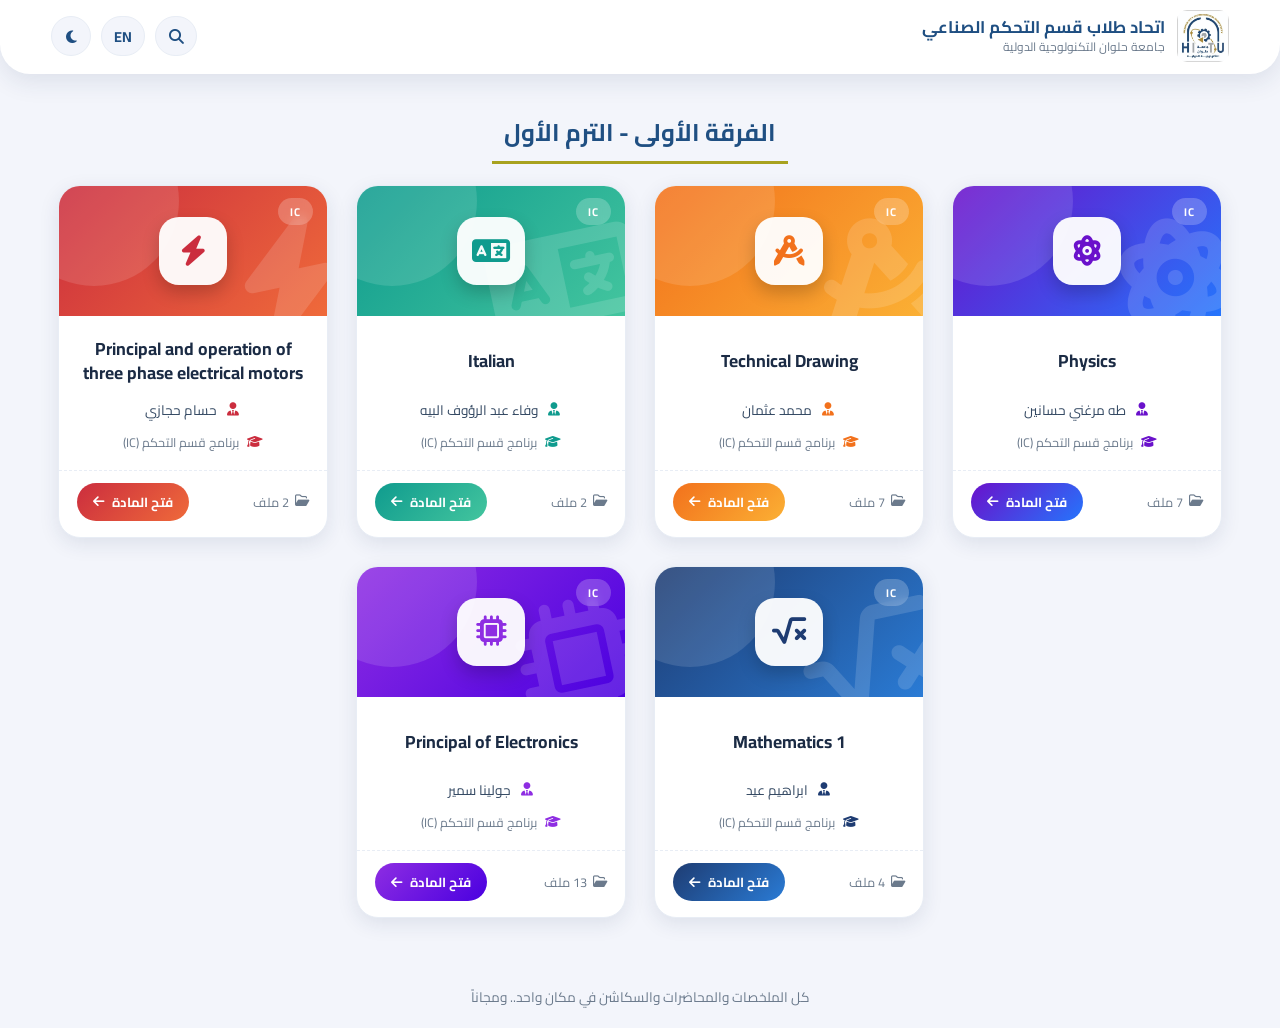
<file: index.html>
<!DOCTYPE html>
<html lang="ar" dir="rtl">
<head>
  <meta charset="UTF-8">
  <meta name="viewport" content="width=device-width, initial-scale=1">
  <title>اتحاد طلاب قسم التحكم الصناعي</title>
  <script>try{var d=document.documentElement,th=localStorage.getItem("theme")||(matchMedia("(prefers-color-scheme: dark)").matches?"dark":"light"),l=localStorage.getItem("lang")||"ar";d.dataset.theme=th;d.lang=l;d.dir=l==="ar"?"rtl":"ltr"}catch(e){}</script>
  <link rel="icon" href="img/favicon.png">
  <meta name="keywordes" content="اتحاد طلاب قسم تحكم صناعي">
  <link rel="preconnect" href="https://fonts.googleapis.com">
  <link href="https://fonts.googleapis.com/css2?family=Cairo:wght@400;600;700&display=swap" rel="stylesheet">
  <link rel="stylesheet" href="https://cdnjs.cloudflare.com/ajax/libs/font-awesome/6.5.1/css/all.min.css">
  <link rel="stylesheet" href="css/style.css">
</head>
<body>
  <nav class="nav">
    <a class="brand" href="index.html">
      <img src="img/logo.png" alt="HITU">
      <span><b id="siteName"></b><small data-i18n="university"></small></span>
    </a>
    <button type="button" id="menuBtn" class="tool menu-btn" aria-expanded="false" data-i18n-title="menu"><i class="fa-solid fa-bars"></i></button>
    <div class="tools" id="tools">
      <div class="search" id="searchBox">
        <button type="button" id="searchBtn" data-i18n-title="search"><i class="fa-solid fa-magnifying-glass"></i></button>
        <input id="q" type="search" data-i18n-ph="search">
      </div>
      <button id="langBtn" class="tool" data-i18n="langBtn" data-i18n-title="langTitle"></button>
      <button id="themeBtn" class="tool" data-i18n-title="themeTitle"></button>
    </div>
  </nav>
  <main class="container">
    <h2 class="section-title"><span id="term"></span></h2>
    <div id="grid" class="grid"></div>
    <p id="empty" class="empty" data-i18n="noResults" hidden></p>
  </main>
  <footer id="tagline"></footer>
  <script type="module" src="js/home.js"></script>
</body>
</html>
</file>
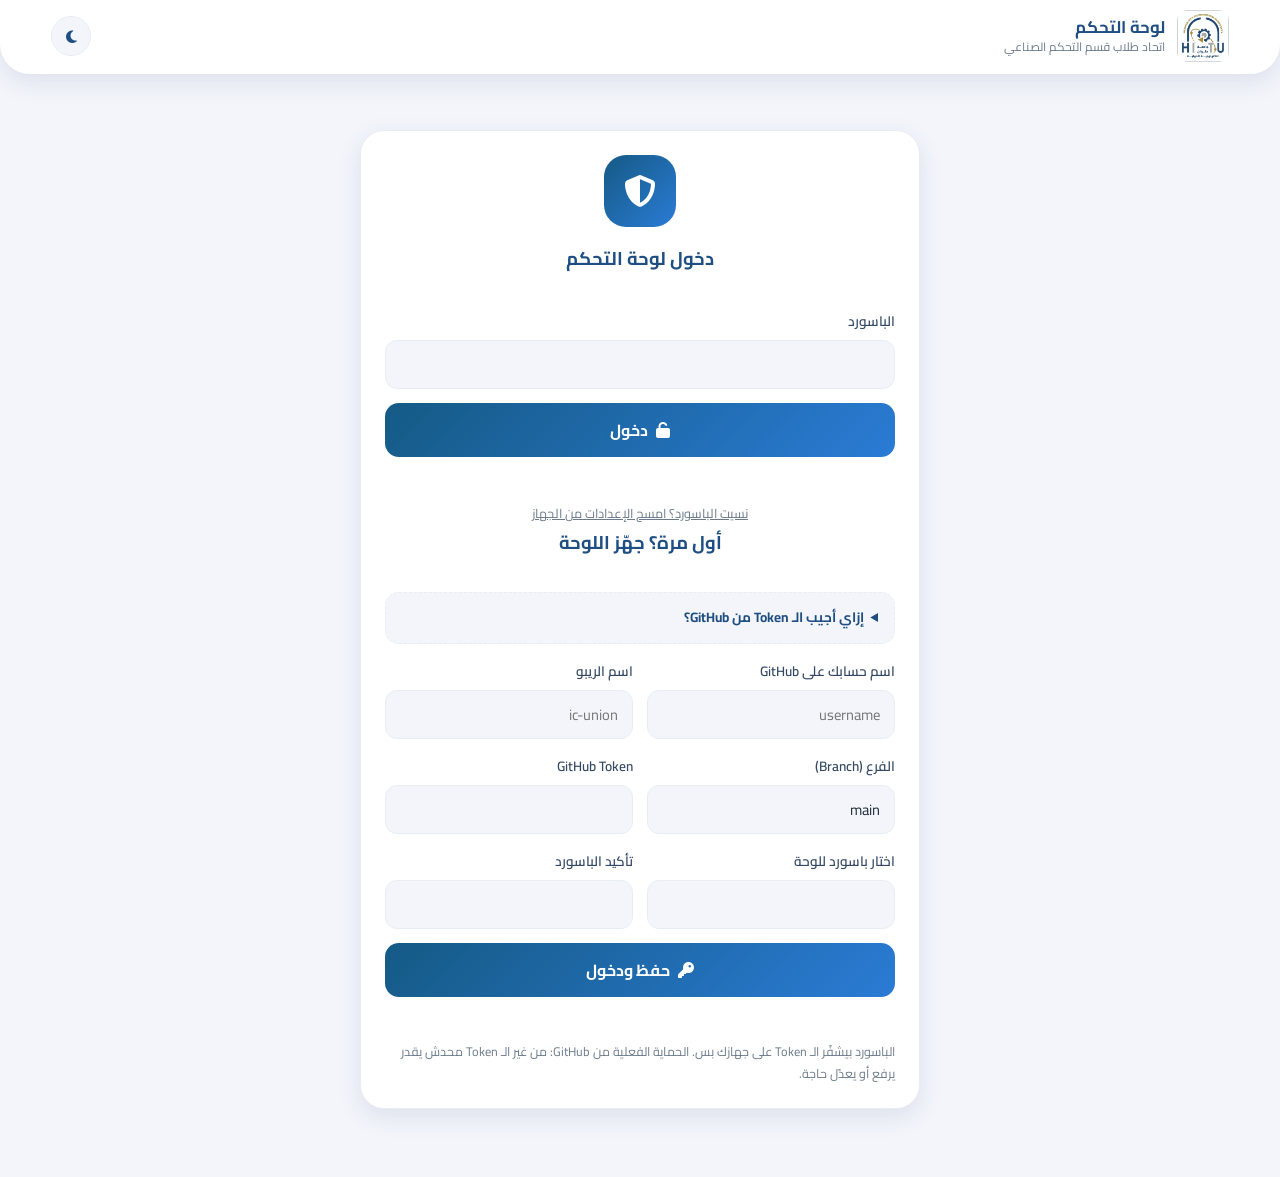
<file: admin.html>
<!DOCTYPE html>
<html lang="ar" dir="rtl">
<head>
  <meta charset="UTF-8">
  <meta name="viewport" content="width=device-width, initial-scale=1">
  <meta name="robots" content="noindex, nofollow">
  <title>لوحة التحكم</title>
  <script>try{var d=document.documentElement,th=localStorage.getItem("theme")||(matchMedia("(prefers-color-scheme: dark)").matches?"dark":"light");d.dataset.theme=th}catch(e){}</script>
  <link rel="icon" href="img/favicon.png">
  <link rel="preconnect" href="https://fonts.googleapis.com">
  <link href="https://fonts.googleapis.com/css2?family=Cairo:wght@400;600;700&display=swap" rel="stylesheet">
  <link rel="stylesheet" href="https://cdnjs.cloudflare.com/ajax/libs/font-awesome/6.5.1/css/all.min.css">
  <link rel="stylesheet" href="css/style.css">
  <link rel="stylesheet" href="css/admin.css">
</head>
<body>
  <nav class="nav">
    <a class="brand" href="index.html">
      <img src="img/logo.png" alt="HITU">
      <span><b>لوحة التحكم</b><small>اتحاد طلاب قسم التحكم الصناعي</small></span>
    </a>
    <div class="atools">
      <button id="logoutBtn" class="tool" hidden title="قفل اللوحة"><i class="fa-solid fa-lock"></i></button>
      <button id="themeBtn" class="tool" title="الوضع الليلي"></button>
    </div>
  </nav>

  <main class="container admin">
    <!-- ===== شاشة القفل ===== -->
    <section id="lock" class="panel narrow">
      <div class="lock-ico"><i class="fa-solid fa-shield-halved"></i></div>

      <form id="unlock" hidden>
        <h2>دخول لوحة التحكم</h2>
        <label>الباسورد<input type="password" id="unPass" autocomplete="current-password" required></label>
        <button class="primary" type="submit"><i class="fa-solid fa-unlock"></i> دخول</button>
        <p class="msg" id="unMsg"></p>
        <button type="button" class="link" id="resetBtn">نسيت الباسورد؟ امسح الإعدادات من الجهاز</button>
      </form>

      <form id="setup" hidden>
        <h2>أول مرة؟ جهّز اللوحة</h2>
        <details class="howto">
          <summary>إزاي أجيب الـ Token من GitHub؟</summary>
          <ol>
            <li>ادخل GitHub ← صورتك ← <b>Settings</b> ← <b>Developer settings</b> ← <b>Personal access tokens</b> ← <b>Fine-grained tokens</b> ← <b>Generate new token</b>.</li>
            <li><b>Repository access</b>: اختار <b>Only select repositories</b> واختار ريبو الموقع بس.</li>
            <li><b>Permissions</b> ← <b>Repository permissions</b> ← <b>Contents</b> ← <b>Read and write</b>.</li>
            <li>حدد مدة الصلاحية، اضغط <b>Generate token</b> وانسخه (بيظهر مرة واحدة).</li>
          </ol>
          <p>الـ Token زي الباسورد بالظبط: متبعتوش لحد ومتحطوش في أي ملف.</p>
        </details>
        <div class="row2">
          <label>اسم حسابك على GitHub<input id="sOwner" placeholder="username" required></label>
          <label>اسم الريبو<input id="sRepo" placeholder="ic-union" required></label>
        </div>
        <div class="row2">
          <label>الفرع (Branch)<input id="sBranch" value="main" required></label>
          <label>GitHub Token<input type="password" id="sToken" autocomplete="off" required></label>
        </div>
        <div class="row2">
          <label>اختار باسورد للوحة<input type="password" id="sPass" autocomplete="new-password" minlength="8" required></label>
          <label>تأكيد الباسورد<input type="password" id="sPass2" autocomplete="new-password" minlength="8" required></label>
        </div>
        <button class="primary" type="submit"><i class="fa-solid fa-key"></i> حفظ ودخول</button>
        <p class="msg" id="sMsg"></p>
        <p class="hint">الباسورد بيشفّر الـ Token على جهازك بس. الحماية الفعلية من GitHub: من غير الـ Token محدش يقدر يرفع أو يعدّل حاجة.</p>
      </form>
    </section>

    <!-- ===== اللوحة ===== -->
    <section id="dash" hidden>
      <div class="dash-head">
        <h1>مرحباً 👋</h1>
        <span class="chip2" id="repoChip"></span>
        <a class="chip2 live" href="index.html" target="_blank" rel="noopener"><i class="fa-solid fa-arrow-up-right-from-square"></i> افتح الموقع</a>
      </div>

      <div class="panel">
        <h2><i class="fa-solid fa-cloud-arrow-up"></i> رفع جديد</h2>
        <form id="upForm">
          <div class="row3">
            <label>المادة<select id="upSubject" required></select></label>
            <label>القسم<select id="upCat" required></select></label>
            <label>التاريخ<input type="date" id="upDate"></label>
          </div>

          <div class="seg">
            <label><input type="radio" name="mode" value="file" checked> <span><i class="fa-solid fa-file-arrow-up"></i> ملفات (PDF / صور)</span></label>
            <label><input type="radio" name="mode" value="video"> <span><i class="fa-brands fa-youtube"></i> فيديو يوتيوب</span></label>
          </div>

          <div id="fileBox">
            <label class="drop" id="drop">
              <i class="fa-solid fa-cloud-arrow-up"></i>
              <b>اسحب الملفات هنا أو اضغط للاختيار</b>
              <small id="fileInfo">PDF أو صور (JPG / PNG / WEBP) - تقدر تختار أكتر من ملف</small>
              <input type="file" id="upFiles" multiple accept=".pdf,image/*" hidden>
            </label>
          </div>
          <div id="videoBox" hidden>
            <label>رابط الفيديو أو الـ Playlist<input id="upUrl" type="url" placeholder="https://www.youtube.com/watch?v=..." dir="ltr"></label>
          </div>

          <div class="row2">
            <label>العنوان بالعربي<input id="upTitle" placeholder="مثال: المحاضرة 2"></label>
            <label>العنوان بالإنجليزي (اختياري)<input id="upTitleEn" placeholder="Lecture 2" dir="ltr"></label>
          </div>
          <label class="check"><input type="checkbox" id="upTop" checked> ضيفه في أول القائمة</label>
          <p class="hint" id="titleHint">لو رفعت أكتر من ملف هيتضاف رقم لكل عنوان تلقائياً: (1) (2) ... ولو سبت العنوان فاضي هيتاخد من اسم الملف.</p>

          <button class="primary" type="submit" id="upBtn"><i class="fa-solid fa-paper-plane"></i> رفع ونشر</button>
          <ul class="log" id="log"></ul>
        </form>
      </div>

      <div class="panel">
        <h2><i class="fa-solid fa-folder-tree"></i> إدارة المحتوى</h2>
        <label class="inline">المادة<select id="mgSubject"></select></label>
        <div id="mgList" class="mg"></div>
      </div>
    </section>
  </main>
  <div id="toast" class="toast" role="status"></div>
  <script type="module" src="js/admin/admin.js"></script>
</body>
</html>
</file>
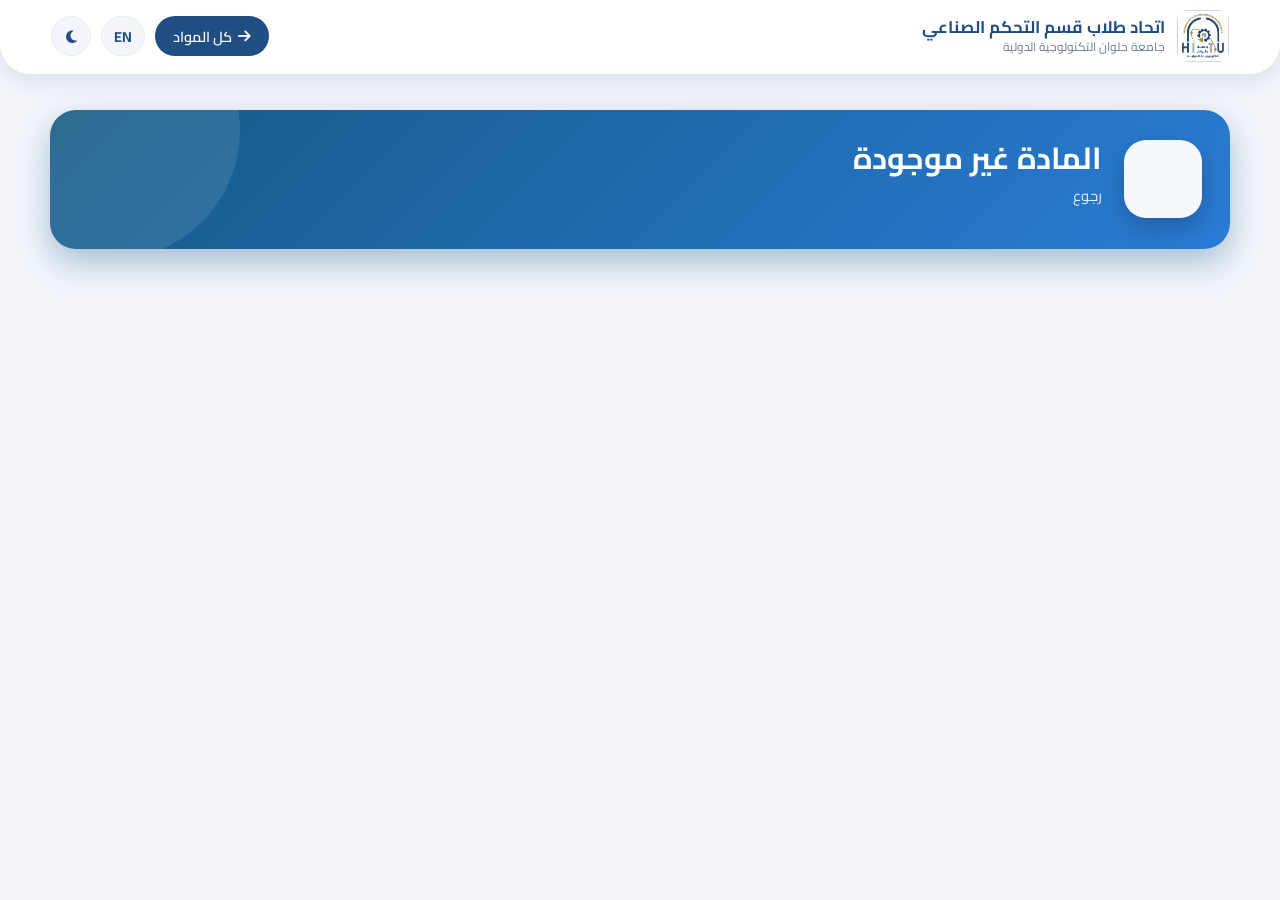
<file: subject.html>
<!DOCTYPE html>
<html lang="ar" dir="rtl">
<head>
  <meta charset="UTF-8">
  <meta name="viewport" content="width=device-width, initial-scale=1">
  <title>المادة</title>
  <script>try{var d=document.documentElement,th=localStorage.getItem("theme")||(matchMedia("(prefers-color-scheme: dark)").matches?"dark":"light"),l=localStorage.getItem("lang")||"ar";d.dataset.theme=th;d.lang=l;d.dir=l==="ar"?"rtl":"ltr"}catch(e){}</script>
  <link rel="icon" href="img/favicon.png">
  <link rel="preconnect" href="https://fonts.googleapis.com">
  <link href="https://fonts.googleapis.com/css2?family=Cairo:wght@400;600;700&display=swap" rel="stylesheet">
  <link rel="stylesheet" href="https://cdnjs.cloudflare.com/ajax/libs/font-awesome/6.5.1/css/all.min.css">
  <link rel="stylesheet" href="css/style.css">
</head>
<body>
  <nav class="nav">
    <a class="brand" href="index.html">
      <img src="img/logo.png" alt="HITU">
      <span><b id="siteName"></b><small data-i18n="university"></small></span>
    </a>
    <button type="button" id="menuBtn" class="tool menu-btn" aria-expanded="false" data-i18n-title="menu"><i class="fa-solid fa-bars"></i></button>
    <div class="tools" id="tools">
      <a href="index.html" class="back"><i class="fa-solid fa-arrow-right flip"></i> <span data-i18n="allSubjects"></span></a>
      <button id="langBtn" class="tool" data-i18n="langBtn" data-i18n-title="langTitle"></button>
      <button id="themeBtn" class="tool" data-i18n-title="themeTitle"></button>
    </div>
  </nav>
  <main class="container">
    <div class="subject-head">
      <div class="sh-ico"><i id="shIcon" class="fa-solid"></i></div>
      <div class="sh-txt">
        <h1 id="title" dir="ltr"></h1>
        <p id="meta"></p>
        <div class="sh-stats" id="stats"></div>
      </div>
    </div>
    <nav id="tabs" class="tabs"></nav>
    <div id="list" class="files"></div>
  </main>
  <dialog id="lightbox">
    <button id="lbClose" aria-label="Close">&times;</button>
    <button id="lbR" class="lb-r"><i class="fa-solid fa-chevron-right"></i></button>
    <img id="lbImg" alt="">
    <button id="lbL" class="lb-l"><i class="fa-solid fa-chevron-left"></i></button>
  </dialog>
  <script type="module" src="js/subject.js"></script>
</body>
</html>
</file>
<file: css/style.css>
:root {
  --bg: #f3f5fb; --surface: #fff; --border: #e8edf5; --text: #1f2a37; --text-2: #334862;
  --muted: #6b7a8c; --heading: #1b2b44; --navy: #1f4f82; --card: #155a85; --gold: #a8a21f;
  --chip: #e6edf5; --shadow: rgba(25,50,90,.10); --radius: 16px;
}
:root[data-theme="dark"] {
  --bg: #0e1522; --surface: #172134; --border: #25324a; --text: #e6edf7; --text-2: #c3d0e2;
  --muted: #8fa0b8; --heading: #f1f5fb; --navy: #8ec5ff; --card: #1d6fa5; --gold: #c2bb2a;
  --chip: #263650; --shadow: rgba(0,0,0,.45);
}
* { box-sizing: border-box; margin: 0; padding: 0; }
html { color-scheme: light; }
html[data-theme="dark"] { color-scheme: dark; }
body { font-family: "Cairo", sans-serif; background: var(--bg); color: var(--text); min-height: 100vh; display: flex; flex-direction: column; transition: background .3s, color .3s; }
a { text-decoration: none; color: inherit; }
.container { width: min(1180px, 94%); margin: 0 auto; padding: 36px 0 48px; flex: 1; }
[dir="ltr"] .flip { transform: scaleX(-1); }

/* ===== Navbar (ثابت + انحناء من تحت) ===== */
.nav { position: sticky; top: 0; z-index: 20; background: var(--surface); border-radius: 0 0 30px 30px; box-shadow: 0 8px 24px var(--shadow); display: flex; align-items: center; justify-content: space-between; gap: 12px; padding: 10px 4% 12px; transition: background .3s; }
.brand { display: flex; align-items: center; gap: 12px; min-width: 0; }
.brand img { width: 52px; height: 52px; border-radius: 10px; flex-shrink: 0; }
.brand span { display: flex; flex-direction: column; line-height: 1.3; min-width: 0; }
.brand b { color: var(--navy); font-size: 1.05rem; }
.brand small { color: var(--muted); font-size: .75rem; }
.tools { display: flex; align-items: center; gap: 10px; }
.tool { font: inherit; font-weight: 700; font-size: .9rem; min-width: 40px; height: 40px; padding: 0 12px; border-radius: 99px; border: 1px solid var(--border); background: var(--bg); color: var(--navy); cursor: pointer; transition: transform .2s, background .2s; }
.tool:hover { transform: translateY(-2px); background: var(--chip); }
.menu-btn { display: none; }

/* البحث: زرار صغير بيفتح الحقل */
.search { display: flex; align-items: center; height: 40px; border: 1px solid var(--border); background: var(--bg); border-radius: 99px; overflow: hidden; transition: border-color .2s; }
.search.open { border-color: var(--card); }
.search button { width: 40px; height: 38px; border: 0; background: transparent; color: var(--navy); cursor: pointer; font-size: .95rem; flex-shrink: 0; }
.search input { width: 0; height: 100%; border: 0; background: transparent; color: var(--text); font: inherit; font-size: .9rem; outline: none; padding: 0; transition: width .3s ease, padding .3s ease; }
.search.open input { width: 200px; padding-inline-end: 14px; }
.back { background: var(--navy); color: var(--surface); height: 40px; display: inline-flex; align-items: center; gap: 6px; padding: 0 18px; border-radius: 99px; font-size: .9rem; font-weight: 600; }

.section-title { text-align: center; color: var(--navy); font-size: 1.5rem; margin-bottom: 30px; }
.section-title span { border-bottom: 3px solid var(--gold); padding: 0 12px 6px; }

/* ===== Subject cards ===== */
.grid { display: flex; flex-wrap: wrap; justify-content: center; gap: 28px; }
.card { width: 270px; background: var(--surface); border-radius: 22px; overflow: hidden; display: flex; flex-direction: column; box-shadow: 0 6px 20px var(--shadow); border: 1px solid var(--border); transition: transform .3s, box-shadow .3s, background .3s; }
.card:hover { transform: translateY(-8px); box-shadow: 0 18px 36px color-mix(in srgb, var(--c1) 40%, transparent); }
.banner { position: relative; height: 130px; background: linear-gradient(135deg, var(--c1), var(--c2)); display: grid; place-items: center; overflow: hidden; }
.banner::after { content: ""; position: absolute; width: 170px; height: 170px; border-radius: 50%; background: rgba(255,255,255,.12); top: -70px; inset-inline-end: -50px; }
.watermark { position: absolute; font-size: 7.5rem; color: rgba(255,255,255,.14); bottom: -22px; inset-inline-start: -14px; transform: rotate(-12deg); }
.badge { position: absolute; top: 12px; inset-inline-start: 14px; background: rgba(255,255,255,.22); backdrop-filter: blur(4px); color: #fff; font-size: .7rem; font-weight: 700; letter-spacing: 1px; padding: 3px 12px; border-radius: 99px; }
.ico { position: relative; z-index: 1; width: 68px; height: 68px; border-radius: 20px; background: rgba(255,255,255,.95); display: grid; place-items: center; font-size: 1.9rem; color: var(--c1); box-shadow: 0 8px 18px rgba(0,0,0,.2); transition: transform .3s; }
.card:hover .ico { transform: scale(1.12) rotate(-6deg); }
.body { padding: 18px 18px 8px; flex: 1; display: flex; flex-direction: column; gap: 8px; text-align: center; }
.body h2 { font-size: 1.1rem; line-height: 1.4; color: var(--heading); min-height: 3.1em; display: flex; align-items: center; justify-content: center; }
.row { font-size: .85rem; color: var(--text-2); display: flex; align-items: center; justify-content: center; gap: 8px; }
.row i { color: var(--c1); width: 16px; text-align: center; }
:root[data-theme="dark"] .row i { color: var(--c2); }
.row.muted { color: var(--muted); font-size: .78rem; }
.foot { display: flex; align-items: center; justify-content: space-between; padding: 12px 18px 16px; margin-top: 8px; border-top: 1px dashed var(--border); }
.count { font-size: .8rem; color: var(--muted); display: flex; gap: 6px; align-items: center; }
.go { font-size: .82rem; font-weight: 700; color: #fff; background: linear-gradient(135deg, var(--c1), var(--c2)); padding: 7px 16px; border-radius: 99px; display: inline-flex; gap: 8px; align-items: center; transition: gap .25s; }
.card:hover .go { gap: 14px; }

.btn { display: inline-flex; align-items: center; gap: 6px; background: var(--gold); color: #fff; font-weight: 600; font-size: .82rem; padding: 7px 18px; border-radius: 99px; transition: filter .2s; }
.btn:hover { filter: brightness(1.15); }
.btn.sm { padding: 6px 14px; }
.btn.alt { background: var(--card); }

/* ===== Subject page ===== */
.subject-head { position: relative; overflow: hidden; background: linear-gradient(135deg, var(--c1, #155a85), var(--c2, #2a7bd5)); color: #fff; border-radius: 26px; padding: 28px; display: flex; align-items: center; gap: 22px; box-shadow: 0 14px 34px color-mix(in srgb, var(--c1, #155a85) 35%, transparent); margin-bottom: 26px; }
.subject-head::after { content: ""; position: absolute; width: 260px; height: 260px; border-radius: 50%; background: rgba(255,255,255,.1); top: -110px; inset-inline-end: -70px; }
.sh-ico { position: relative; z-index: 1; flex-shrink: 0; width: 78px; height: 78px; border-radius: 22px; background: rgba(255,255,255,.95); color: var(--c1, #155a85); display: grid; place-items: center; font-size: 2.2rem; box-shadow: 0 10px 22px rgba(0,0,0,.2); }
.sh-txt { position: relative; z-index: 1; min-width: 0; }
.subject-head h1 { font-size: clamp(1.3rem, 3.5vw, 1.9rem); line-height: 1.3; text-align: start; }
.subject-head p { opacity: .9; margin-top: 4px; font-size: .92rem; }
.sh-stats { display: flex; gap: 8px; margin-top: 12px; flex-wrap: wrap; }
.sh-stats span { background: rgba(255,255,255,.2); backdrop-filter: blur(4px); padding: 4px 14px; border-radius: 99px; font-size: .82rem; display: inline-flex; gap: 6px; align-items: center; }

.tabs { display: flex; gap: 10px; margin-bottom: 22px; justify-content: center; flex-wrap: wrap; }
.tab { font: inherit; font-size: .9rem; border: 1px solid var(--border); cursor: pointer; background: var(--surface); padding: 9px 18px; border-radius: 99px; white-space: nowrap; color: var(--text); display: inline-flex; align-items: center; gap: 8px; transition: transform .2s, box-shadow .2s; }
.tab:hover { transform: translateY(-2px); box-shadow: 0 6px 14px var(--shadow); }
.tab i { color: var(--c1, var(--card)); }
.tab small { background: var(--chip); color: var(--text); border-radius: 99px; padding: 0 8px; font-size: .75rem; }
.tab.zero { opacity: .55; }
.tab.on { background: linear-gradient(135deg, var(--c1, var(--card)), var(--c2, var(--card))); color: #fff; border-color: transparent; opacity: 1; box-shadow: 0 8px 18px color-mix(in srgb, var(--c1, #155a85) 35%, transparent); }
.tab.on i { color: #fff; }
.tab.on small { background: rgba(255,255,255,.25); color: #fff; }

.files { display: grid; grid-template-columns: repeat(auto-fill, minmax(340px, 1fr)); gap: 16px; }
.files.videos { grid-template-columns: repeat(auto-fill, minmax(320px, 1fr)); }
.file { background: var(--surface); border: 1px solid var(--border); border-radius: 20px; padding: 14px; box-shadow: 0 4px 14px var(--shadow); display: flex; align-items: center; gap: 14px; transition: transform .25s, box-shadow .25s; }
.file:hover { transform: translateY(-3px); box-shadow: 0 12px 26px var(--shadow); }
.ftile { flex-shrink: 0; width: 54px; height: 54px; border-radius: 16px; display: grid; place-items: center; font-size: 1.5rem; color: #fff; background: linear-gradient(135deg, var(--c1, #155a85), var(--c2, #2a7bd5)); }
.info { flex: 1; min-width: 0; display: flex; flex-direction: column; gap: 6px; }
.info b, .vinfo b { font-size: .95rem; line-height: 1.45; color: var(--heading); }
.chips { display: flex; flex-wrap: wrap; gap: 6px; }
.chips span { background: var(--chip); color: var(--muted); font-size: .72rem; padding: 2px 10px; border-radius: 99px; }
.file { flex-wrap: wrap; }
.acts { display: flex; gap: 8px; flex-basis: 100%; padding-top: 12px; border-top: 1px dashed var(--border); }
.acts .btn:first-child { flex: 1; justify-content: center; }
.acts .btn { padding: 8px 16px; background: linear-gradient(135deg, var(--c1, #155a85), var(--c2, #2a7bd5)); }
.acts .btn.alt { background: var(--chip); color: var(--navy); }

.file.img { flex-wrap: nowrap; flex-direction: column; align-items: stretch; gap: 0; padding: 0; overflow: hidden; cursor: zoom-in; }
.imgbox { position: relative; height: 200px; overflow: hidden; background: var(--chip); }
.imgbox img { width: 100%; height: 100%; object-fit: cover; transition: transform .4s; }
.file.img:hover img { transform: scale(1.07); }
.zoom { position: absolute; inset: 0; display: grid; place-items: center; background: rgba(0,0,0,.35); color: #fff; font-size: 1.6rem; opacity: 0; transition: opacity .25s; }
.file.img:hover .zoom { opacity: 1; }
.vinfo { padding: 12px 14px 14px; display: flex; flex-direction: column; gap: 8px; }

.video { background: var(--surface); border: 1px solid var(--border); border-radius: 20px; overflow: hidden; box-shadow: 0 4px 14px var(--shadow); }
.vthumb { position: relative; display: block; width: 100%; aspect-ratio: 16 / 9; border: 0; cursor: pointer; background: linear-gradient(135deg, var(--c1, #155a85), var(--c2, #2a7bd5)) center / cover; }
.vthumb::after { content: ""; position: absolute; inset: 0; background: rgba(0,0,0,.25); transition: background .25s; }
.vthumb:hover::after { background: rgba(0,0,0,.1); }
.play { position: absolute; inset: 0; margin: auto; z-index: 1; width: 62px; height: 62px; border-radius: 50%; background: #ff0033; color: #fff; display: grid; place-items: center; font-size: 1.3rem; box-shadow: 0 8px 22px rgba(0,0,0,.4); transition: transform .25s; }
.vthumb:hover .play { transform: scale(1.12); }
.video iframe { display: block; width: 100%; aspect-ratio: 16 / 9; border: 0; }

.new { background: #e8493f; color: #fff; font-size: .7rem; padding: 1px 8px; border-radius: 99px; margin-inline-start: 6px; vertical-align: middle; }
.empty { text-align: center; color: var(--muted); padding: 50px 0; grid-column: 1 / -1; }
.empty i { display: block; font-size: 2.6rem; margin-bottom: 12px; opacity: .5; }

footer { text-align: center; color: var(--muted); padding: 18px; font-size: .85rem; }

/* ===== Lightbox ===== */
dialog { border: 0; background: transparent; max-width: 96vw; max-height: 96vh; margin: auto; overflow: visible; }
dialog::backdrop { background: rgba(0,0,0,.85); }
#lbImg { max-width: 92vw; max-height: 88vh; border-radius: 8px; display: block; margin: auto; }
dialog button { position: fixed; background: rgba(255,255,255,.2); color: #fff; border: 0; width: 44px; height: 44px; border-radius: 50%; font-size: 1.4rem; cursor: pointer; }
#lbClose { top: 16px; left: 16px; }
.lb-r { top: 50%; right: 16px; } .lb-l { top: 50%; left: 16px; }

@media (max-width: 700px) {
  .nav { padding: 8px 4% 10px; border-radius: 0 0 24px 24px; }
  .brand b { font-size: .88rem; } .brand small { display: none; } .brand img { width: 44px; height: 44px; }
  .menu-btn { display: inline-grid; place-items: center; }
  /* قائمة منسدلة للزراير */
  .tools { position: absolute; top: calc(100% + 10px); inset-inline: 4%; background: var(--surface); border: 1px solid var(--border); border-radius: 22px; box-shadow: 0 16px 36px var(--shadow); padding: 14px; flex-wrap: wrap; justify-content: center; opacity: 0; visibility: hidden; transform: translateY(-10px); transition: opacity .25s, transform .25s, visibility .25s; }
  .nav.open .tools { opacity: 1; visibility: visible; transform: none; }
  .search { width: 100%; }
  .search input, .search.open input { width: auto; flex: 1; padding-inline: 4px 14px; }
  .back { flex: 1; justify-content: center; }
  .card { width: 100%; max-width: 330px; }
  .subject-head { flex-direction: column; text-align: center; padding: 24px 18px; }
  .subject-head h1 { text-align: center; } .sh-stats { justify-content: center; }
  .files, .files.videos { grid-template-columns: 1fr; }
}
</file>
<file: css/admin.css>
.atools { display: flex; gap: 10px; }
.admin { max-width: 920px; }
.panel { background: var(--surface); border: 1px solid var(--border); border-radius: 24px; padding: 24px; box-shadow: 0 8px 24px var(--shadow); margin-bottom: 24px; }
.panel.narrow { max-width: 560px; margin: 20px auto; }
.panel h2 { color: var(--navy); font-size: 1.15rem; margin-bottom: 18px; display: flex; align-items: center; gap: 10px; }
.lock-ico { width: 72px; height: 72px; margin: 0 auto 14px; border-radius: 22px; display: grid; place-items: center; font-size: 2rem; color: #fff; background: linear-gradient(135deg, #155a85, #2a7bd5); }
#lock h2 { justify-content: center; }
form { display: flex; flex-direction: column; gap: 14px; }
label { display: flex; flex-direction: column; gap: 6px; font-size: .85rem; font-weight: 600; color: var(--text-2); }
label.inline { flex-direction: row; align-items: center; gap: 12px; margin-bottom: 16px; }
input, select { font: inherit; font-size: .92rem; padding: 10px 14px; border: 1px solid var(--border); border-radius: 12px; background: var(--bg); color: var(--text); outline: none; width: 100%; font-weight: 400; }
input:focus, select:focus { border-color: var(--card); box-shadow: 0 0 0 3px color-mix(in srgb, var(--card) 25%, transparent); }
.row2 { display: grid; grid-template-columns: 1fr 1fr; gap: 14px; }
.row3 { display: grid; grid-template-columns: 1fr 1fr 1fr; gap: 14px; }
button.primary { font: inherit; font-weight: 700; border: 0; cursor: pointer; padding: 12px 20px; border-radius: 14px; color: #fff; background: linear-gradient(135deg, #155a85, #2a7bd5); display: inline-flex; align-items: center; justify-content: center; gap: 8px; transition: transform .2s, filter .2s; }
button.primary:hover { transform: translateY(-2px); filter: brightness(1.1); }
button.primary:disabled { opacity: .6; cursor: wait; transform: none; }
button.link { font: inherit; font-size: .8rem; border: 0; background: none; color: var(--muted); cursor: pointer; text-decoration: underline; }
.msg { min-height: 1.2em; font-size: .85rem; color: #e8493f; text-align: center; }
.hint { font-size: .78rem; color: var(--muted); line-height: 1.7; }
.howto { background: var(--bg); border: 1px dashed var(--border); border-radius: 14px; padding: 12px 16px; font-size: .85rem; line-height: 1.9; }
.howto summary { cursor: pointer; font-weight: 700; color: var(--navy); }
.howto ol { padding-inline-start: 20px; margin: 10px 0; }

.dash-head { display: flex; align-items: center; gap: 12px; flex-wrap: wrap; margin-bottom: 20px; }
.dash-head h1 { color: var(--navy); font-size: 1.5rem; margin-inline-end: auto; }
.chip2 { background: var(--chip); color: var(--text-2); padding: 5px 14px; border-radius: 99px; font-size: .8rem; direction: ltr; }
.chip2.live { background: var(--navy); color: var(--surface); direction: rtl; }

.seg { display: flex; gap: 10px; flex-wrap: wrap; }
.seg label { flex: 1; flex-direction: row; cursor: pointer; }
.seg input { display: none; }
.seg span { flex: 1; text-align: center; padding: 10px; border: 1px solid var(--border); border-radius: 12px; background: var(--bg); transition: .2s; }
.seg input:checked + span { background: linear-gradient(135deg, #155a85, #2a7bd5); color: #fff; border-color: transparent; }
.drop { border: 2px dashed var(--border); border-radius: 18px; padding: 28px 16px; text-align: center; cursor: pointer; align-items: center; transition: .2s; color: var(--muted); }
.drop i { font-size: 2.2rem; color: var(--card); }
.drop b { color: var(--heading); }
.drop.over, .drop:hover { border-color: var(--card); background: var(--bg); }
.check { flex-direction: row; align-items: center; gap: 10px; font-weight: 400; }
.check input { width: auto; }

.log { list-style: none; display: flex; flex-direction: column; gap: 6px; font-size: .85rem; }
.log li { padding: 8px 12px; border-radius: 10px; background: var(--bg); display: flex; gap: 8px; align-items: center; }
.log li.ok { color: #1a8f4c; } .log li.err { color: #e8493f; }

.mg { display: flex; flex-direction: column; gap: 18px; }
.mg h3 { font-size: .95rem; color: var(--navy); margin-bottom: 8px; display: flex; gap: 8px; align-items: center; }
.mrow { display: flex; align-items: center; gap: 10px; padding: 10px 12px; border: 1px solid var(--border); border-radius: 14px; background: var(--bg); margin-bottom: 8px; }
.mrow .t { flex: 1; min-width: 0; font-size: .9rem; overflow-wrap: anywhere; }
.mrow .t small { display: block; color: var(--muted); font-size: .72rem; }
.mrow button { width: 34px; height: 34px; border-radius: 10px; border: 1px solid var(--border); background: var(--surface); color: var(--navy); cursor: pointer; }
.mrow button:hover { background: var(--chip); }
.mrow button.danger { color: #e8493f; }
.mrow button:disabled { opacity: .35; cursor: default; }

.toast { position: fixed; bottom: 24px; inset-inline: 0; margin: auto; width: fit-content; max-width: 90vw; background: #1b2b44; color: #fff; padding: 12px 22px; border-radius: 99px; box-shadow: 0 10px 30px rgba(0,0,0,.35); opacity: 0; transform: translateY(20px); transition: .3s; pointer-events: none; z-index: 50; }
.toast.show { opacity: 1; transform: none; }
.toast.err { background: #c0362c; }

@media (max-width: 700px) { .row2, .row3 { grid-template-columns: 1fr; } .panel { padding: 18px; } }
</file>
